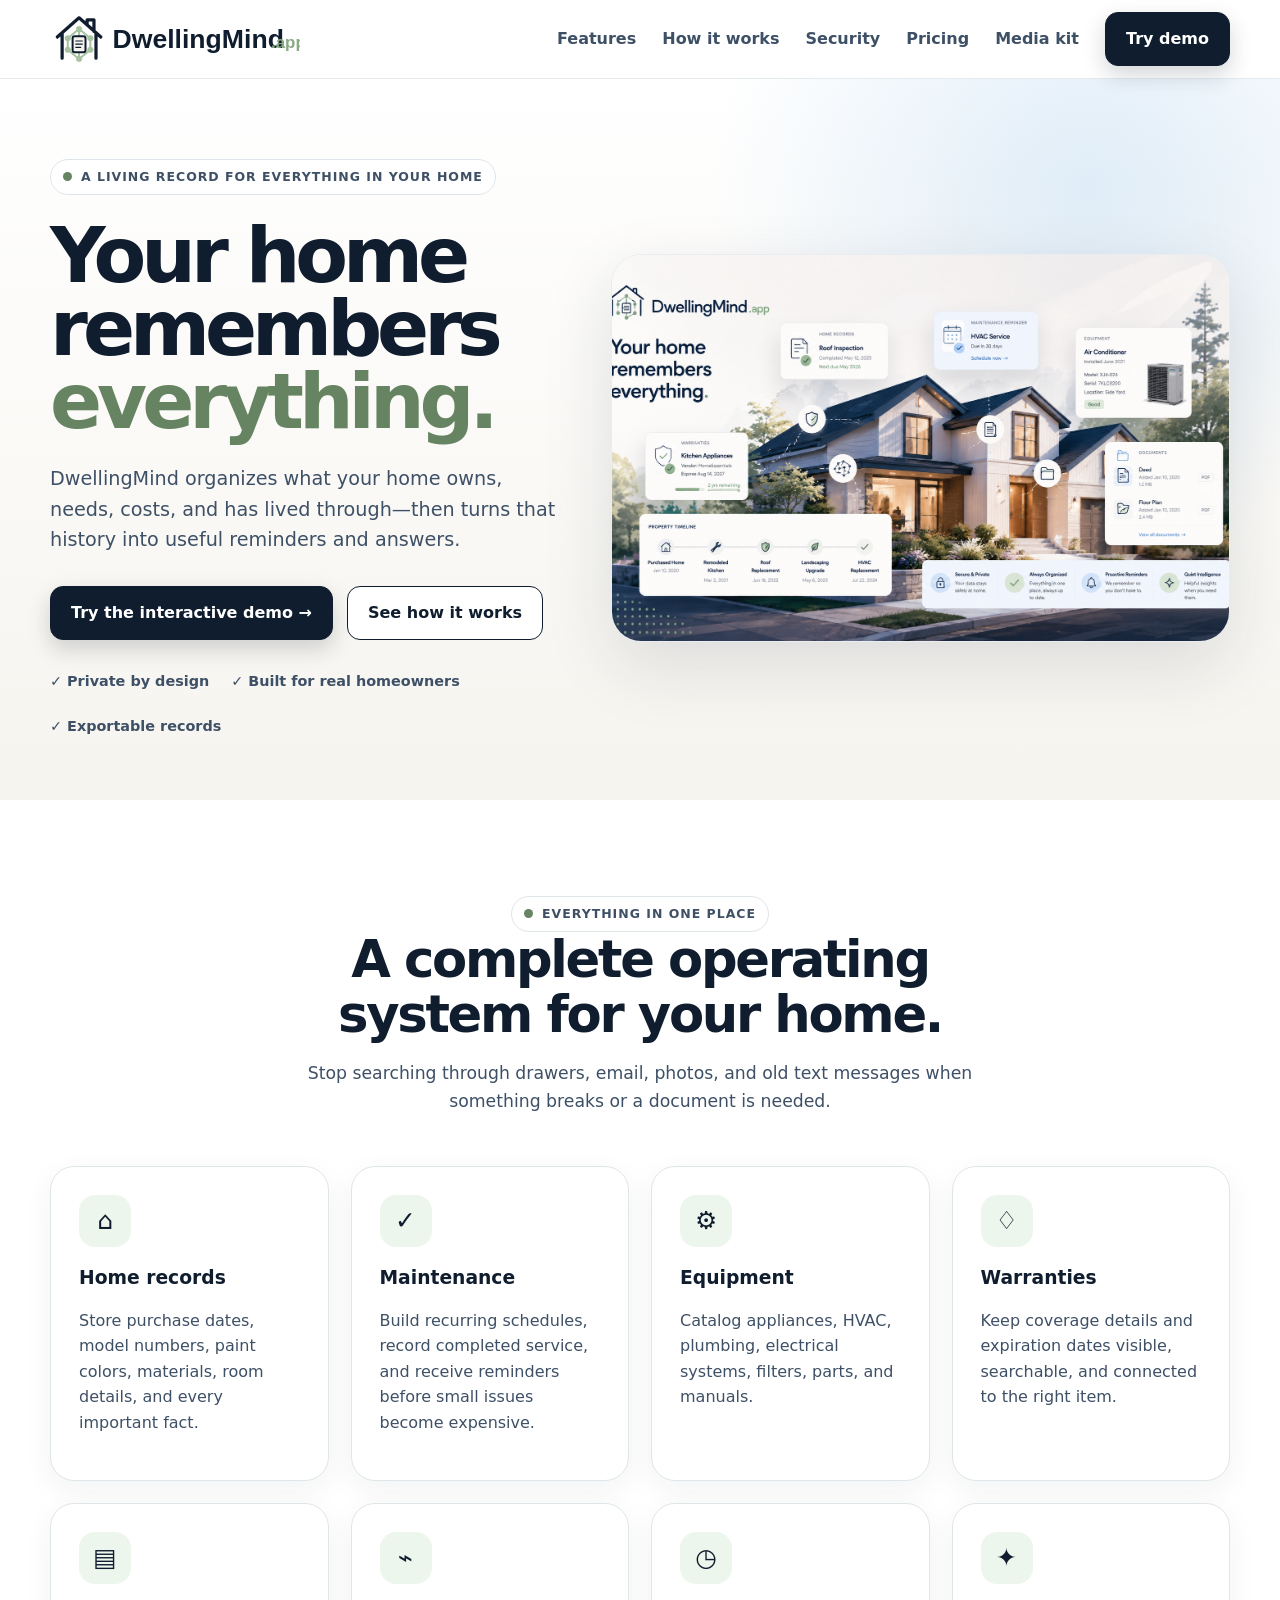
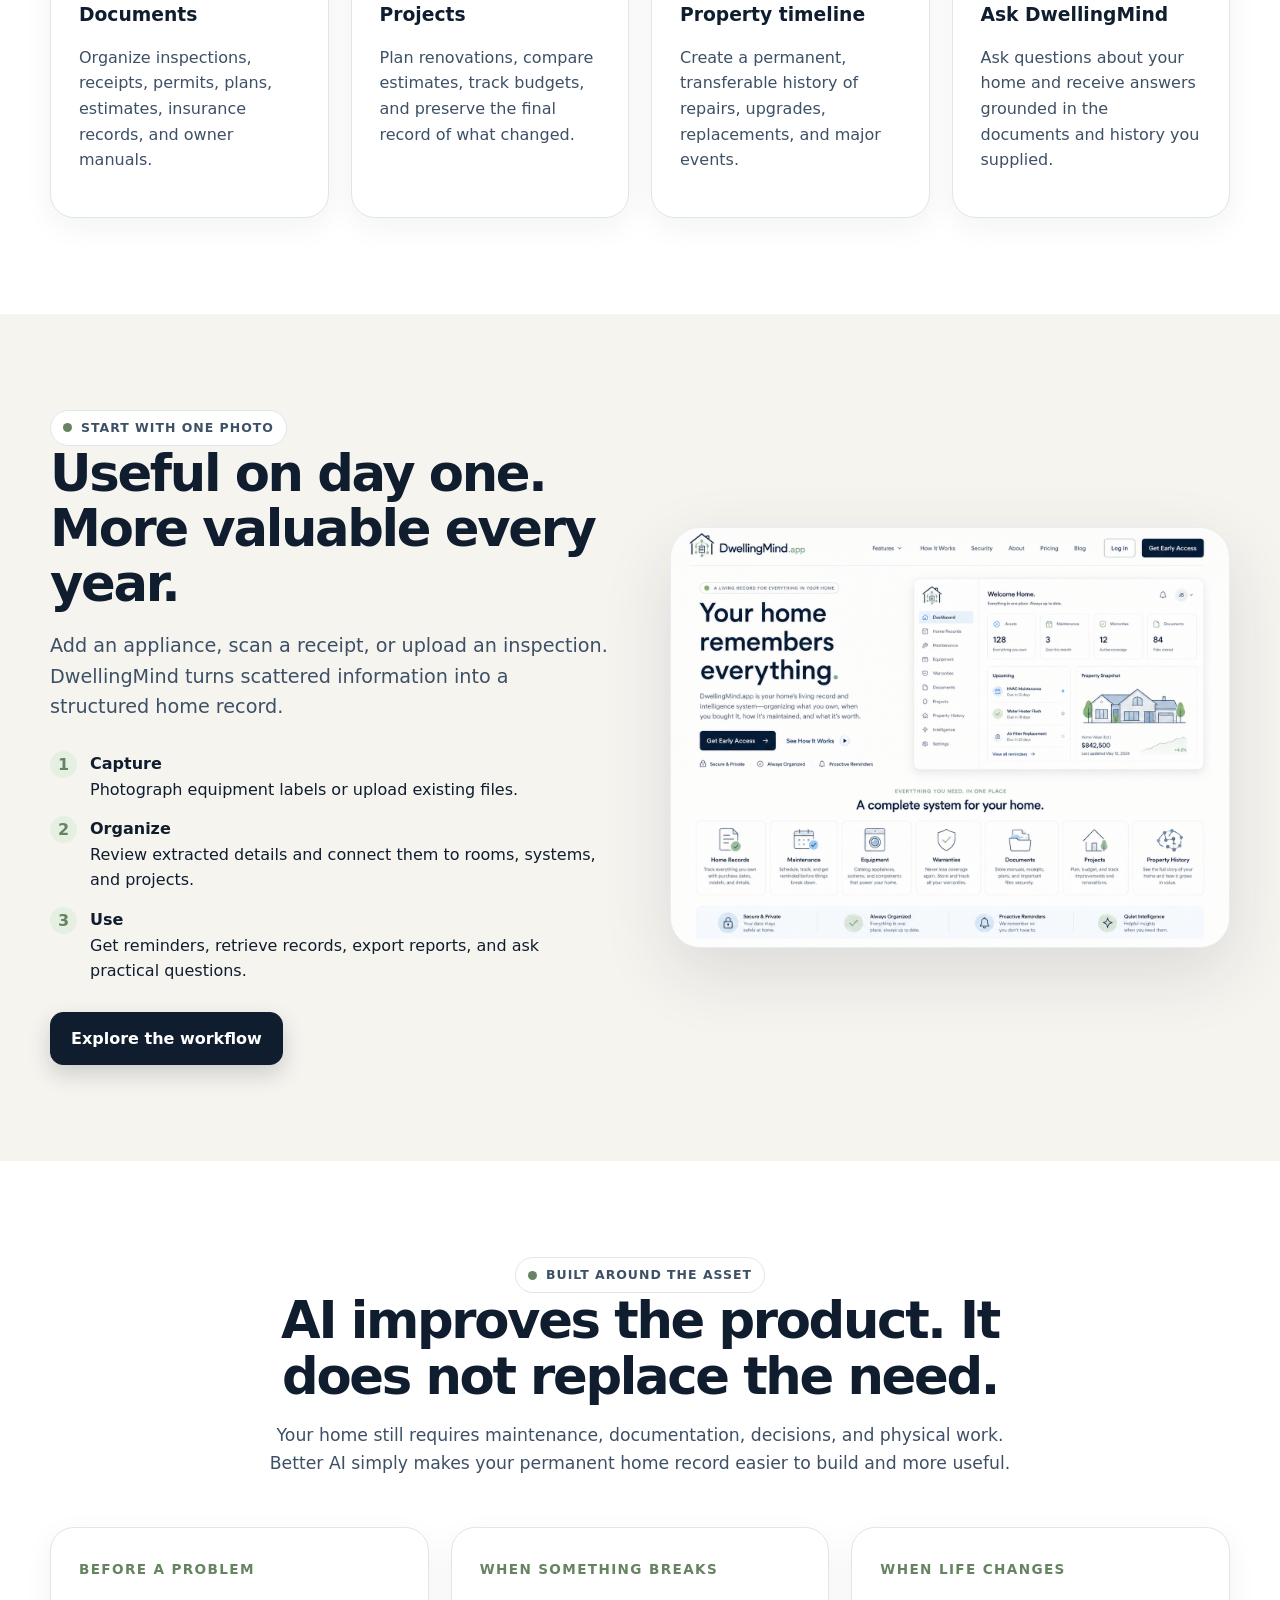
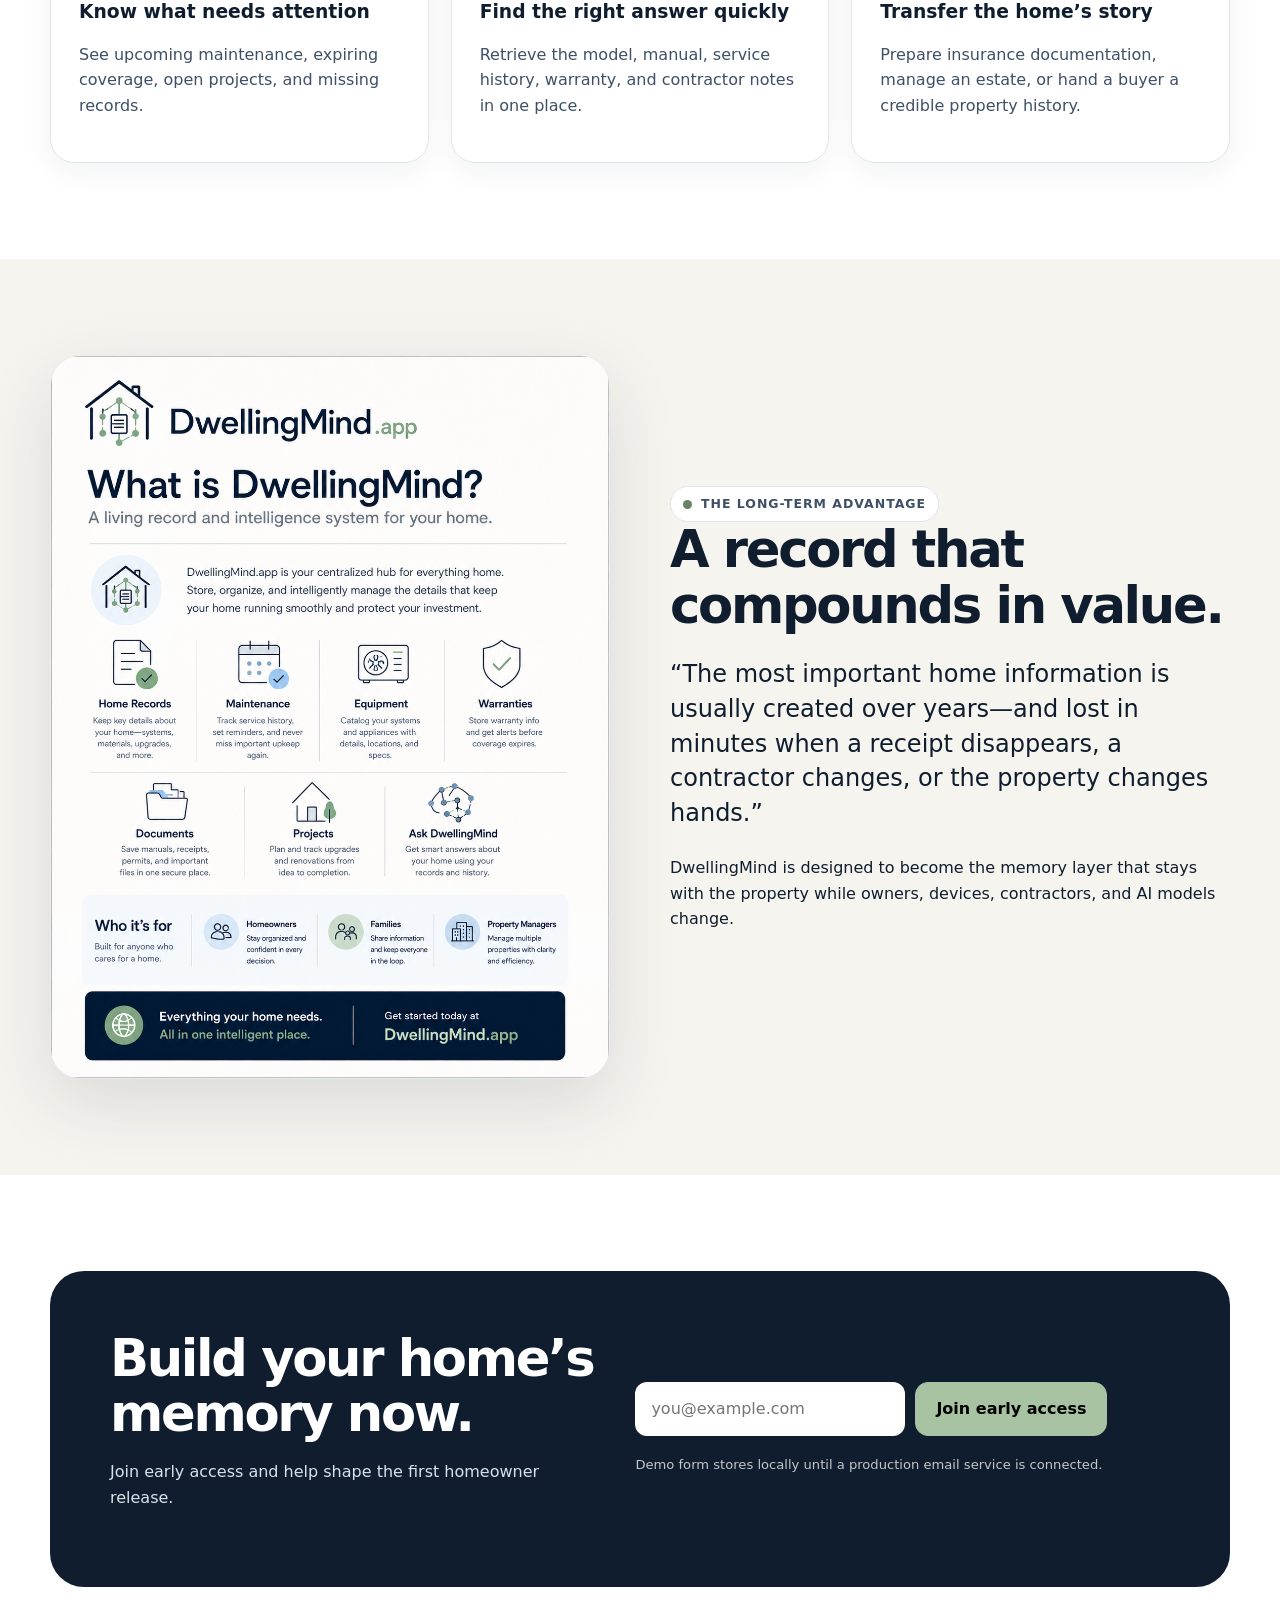
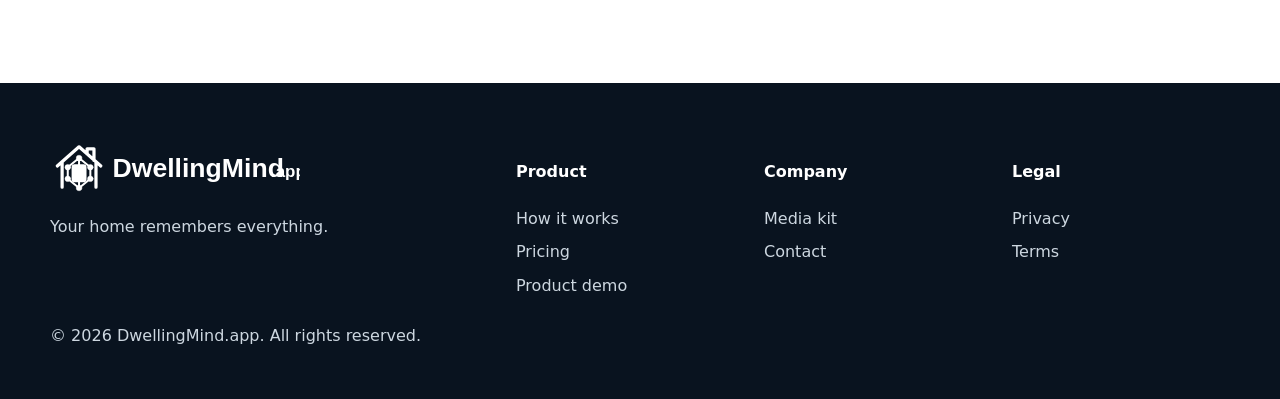
<file: index.html>
<!doctype html><html lang="en"><head><meta charset="utf-8"><meta name="viewport" content="width=device-width,initial-scale=1"><title>DwellingMind.app — Your home remembers everything</title><meta name="description" content="The living record and intelligence system for your home. Organize equipment, maintenance, warranties, documents, projects, and property history."><meta property="og:title" content="DwellingMind.app"><meta property="og:description" content="Your home remembers everything."><meta property="og:image" content="https://dwellingmind.app/assets/images/social-share.png"><meta property="og:url" content="https://dwellingmind.app/"><meta name="twitter:card" content="summary_large_image"><link rel="canonical" href="https://dwellingmind.app/"><link rel="icon" href="/assets/icon.svg"><link rel="manifest" href="/site.webmanifest"><link rel="stylesheet" href="/assets/styles.css"><script defer src="/assets/common.js"></script><script defer src="/assets/site.js"></script><script type="application/ld+json">{"@context":"https://schema.org","@type":"SoftwareApplication","name":"DwellingMind","applicationCategory":"LifestyleApplication","operatingSystem":"Web","description":"A living record and intelligence system for your home.","url":"https://dwellingmind.app"}</script></head><body><div data-header></div>
<main><section class="hero"><div class="container hero-grid"><div><span class="eyebrow">A living record for everything in your home</span><h1>Your home remembers <span class="accent">everything.</span></h1><p class="lead">DwellingMind organizes what your home owns, needs, costs, and has lived through—then turns that history into useful reminders and answers.</p><div class="hero-actions"><a class="btn btn-primary" href="/app/">Try the interactive demo →</a><a class="btn btn-secondary" href="#how">See how it works</a></div><div class="trust-row"><span>✓ Private by design</span><span>✓ Built for real homeowners</span><span>✓ Exportable records</span></div></div><div class="hero-card"><img src="/assets/images/home-hero.png" alt="DwellingMind home record and maintenance dashboard concept"></div></div></section>
<section id="features" class="section"><div class="container"><div class="section-head center"><span class="eyebrow">Everything in one place</span><h2>A complete operating system for your home.</h2><p>Stop searching through drawers, email, photos, and old text messages when something breaks or a document is needed.</p></div><div class="grid features"><article class="card"><div class="icon">⌂</div><h3>Home records</h3><p>Store purchase dates, model numbers, paint colors, materials, room details, and every important fact.</p></article><article class="card"><div class="icon">✓</div><h3>Maintenance</h3><p>Build recurring schedules, record completed service, and receive reminders before small issues become expensive.</p></article><article class="card"><div class="icon">⚙</div><h3>Equipment</h3><p>Catalog appliances, HVAC, plumbing, electrical systems, filters, parts, and manuals.</p></article><article class="card"><div class="icon">♢</div><h3>Warranties</h3><p>Keep coverage details and expiration dates visible, searchable, and connected to the right item.</p></article><article class="card"><div class="icon">▤</div><h3>Documents</h3><p>Organize inspections, receipts, permits, plans, estimates, insurance records, and owner manuals.</p></article><article class="card"><div class="icon">⌁</div><h3>Projects</h3><p>Plan renovations, compare estimates, track budgets, and preserve the final record of what changed.</p></article><article class="card"><div class="icon">◷</div><h3>Property timeline</h3><p>Create a permanent, transferable history of repairs, upgrades, replacements, and major events.</p></article><article class="card"><div class="icon">✦</div><h3>Ask DwellingMind</h3><p>Ask questions about your home and receive answers grounded in the documents and history you supplied.</p></article></div></div></section>
<section id="how" class="section section-soft"><div class="container split"><div><span class="eyebrow">Start with one photo</span><h2>Useful on day one. More valuable every year.</h2><p class="lead">Add an appliance, scan a receipt, or upload an inspection. DwellingMind turns scattered information into a structured home record.</p><div class="check-list"><div class="check"><b>1</b><div><strong>Capture</strong><br>Photograph equipment labels or upload existing files.</div></div><div class="check"><b>2</b><div><strong>Organize</strong><br>Review extracted details and connect them to rooms, systems, and projects.</div></div><div class="check"><b>3</b><div><strong>Use</strong><br>Get reminders, retrieve records, export reports, and ask practical questions.</div></div></div><a class="btn btn-primary" href="/how-it-works.html">Explore the workflow</a></div><img class="hero-card" src="/assets/images/site-concept.png" alt="DwellingMind website and dashboard concept"></div></section>
<section class="section"><div class="container"><div class="section-head center"><span class="eyebrow">Built around the asset</span><h2>AI improves the product. It does not replace the need.</h2><p>Your home still requires maintenance, documentation, decisions, and physical work. Better AI simply makes your permanent home record easier to build and more useful.</p></div><div class="grid steps"><div class="card"><span class="step-num">BEFORE A PROBLEM</span><h3>Know what needs attention</h3><p>See upcoming maintenance, expiring coverage, open projects, and missing records.</p></div><div class="card"><span class="step-num">WHEN SOMETHING BREAKS</span><h3>Find the right answer quickly</h3><p>Retrieve the model, manual, service history, warranty, and contractor notes in one place.</p></div><div class="card"><span class="step-num">WHEN LIFE CHANGES</span><h3>Transfer the home’s story</h3><p>Prepare insurance documentation, manage an estate, or hand a buyer a credible property history.</p></div></div></div></section>
<section class="section section-soft"><div class="container split"><img class="hero-card" src="/assets/images/product-overview.png" alt="DwellingMind product overview"><div><span class="eyebrow">The long-term advantage</span><h2>A record that compounds in value.</h2><p class="quote">“The most important home information is usually created over years—and lost in minutes when a receipt disappears, a contractor changes, or the property changes hands.”</p><p>DwellingMind is designed to become the memory layer that stays with the property while owners, devices, contractors, and AI models change.</p></div></div></section>
<section class="section"><div class="container cta"><div><h2>Build your home’s memory now.</h2><p>Join early access and help shape the first homeowner release.</p></div><form class="form" data-lead><input required type="email" placeholder="you@example.com" aria-label="Email"><button class="btn" style="background:var(--sage);border-color:var(--sage)" type="submit">Join early access</button><div class="form-note">Demo form stores locally until a production email service is connected.</div></form></div></section></main><div data-footer></div></body></html>
</file>
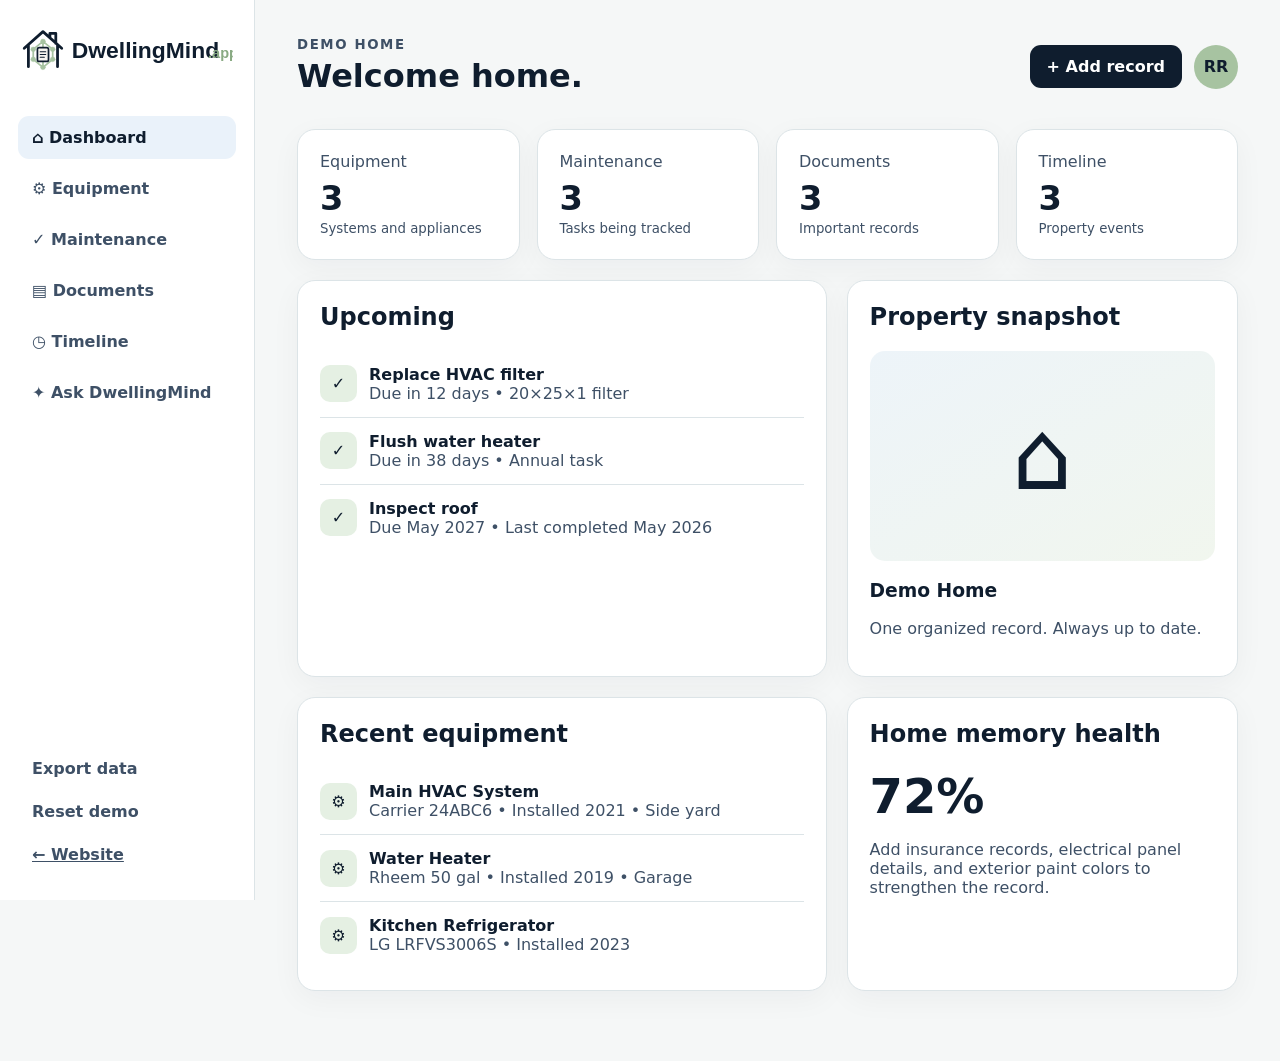
<file: app/index.html>
<!doctype html><html lang="en"><head><meta charset="utf-8"><meta name="viewport" content="width=device-width,initial-scale=1"><title>DwellingMind Product Demo</title><meta name="description" content="Interactive DwellingMind home operating system prototype."><link rel="icon" href="/assets/icon.svg"><link rel="stylesheet" href="/app/app.css"><script defer src="/app/app.js"></script></head><body><div class="shell"><aside class="sidebar"><a href="/"><img src="/assets/logo.svg" alt="DwellingMind"></a><button class="nav-item active" data-view="dashboard">⌂ <span>Dashboard</span></button><button class="nav-item" data-view="equipment">⚙ <span>Equipment</span></button><button class="nav-item" data-view="maintenance">✓ <span>Maintenance</span></button><button class="nav-item" data-view="documents">▤ <span>Documents</span></button><button class="nav-item" data-view="timeline">◷ <span>Timeline</span></button><button class="nav-item" data-view="ask">✦ <span>Ask DwellingMind</span></button><div class="sidebar-foot"><button id="export-btn">Export data</button><button id="reset-btn">Reset demo</button><a href="/">← Website</a></div></aside><main class="main"><header class="topbar"><div><small>DEMO HOME</small><h1>Welcome home.</h1></div><div class="top-actions"><button id="add-btn" class="primary">+ Add record</button><div class="avatar">RR</div></div></header><section id="view"></section></main></div><dialog id="modal"><form method="dialog" id="record-form"><div class="modal-head"><h2>Add a home record</h2><button value="cancel">×</button></div><label>Record type<select name="type"><option value="equipment">Equipment</option><option value="maintenance">Maintenance task</option><option value="document">Document</option><option value="timeline">Timeline event</option></select></label><label>Name<input name="name" required placeholder="e.g. Main HVAC system"></label><label>Details<textarea name="details" placeholder="Model, due date, location, notes..."></textarea></label><div class="modal-actions"><button value="cancel">Cancel</button><button class="primary" value="default">Save record</button></div></form></dialog><div id="toast"></div></body></html>
</file>
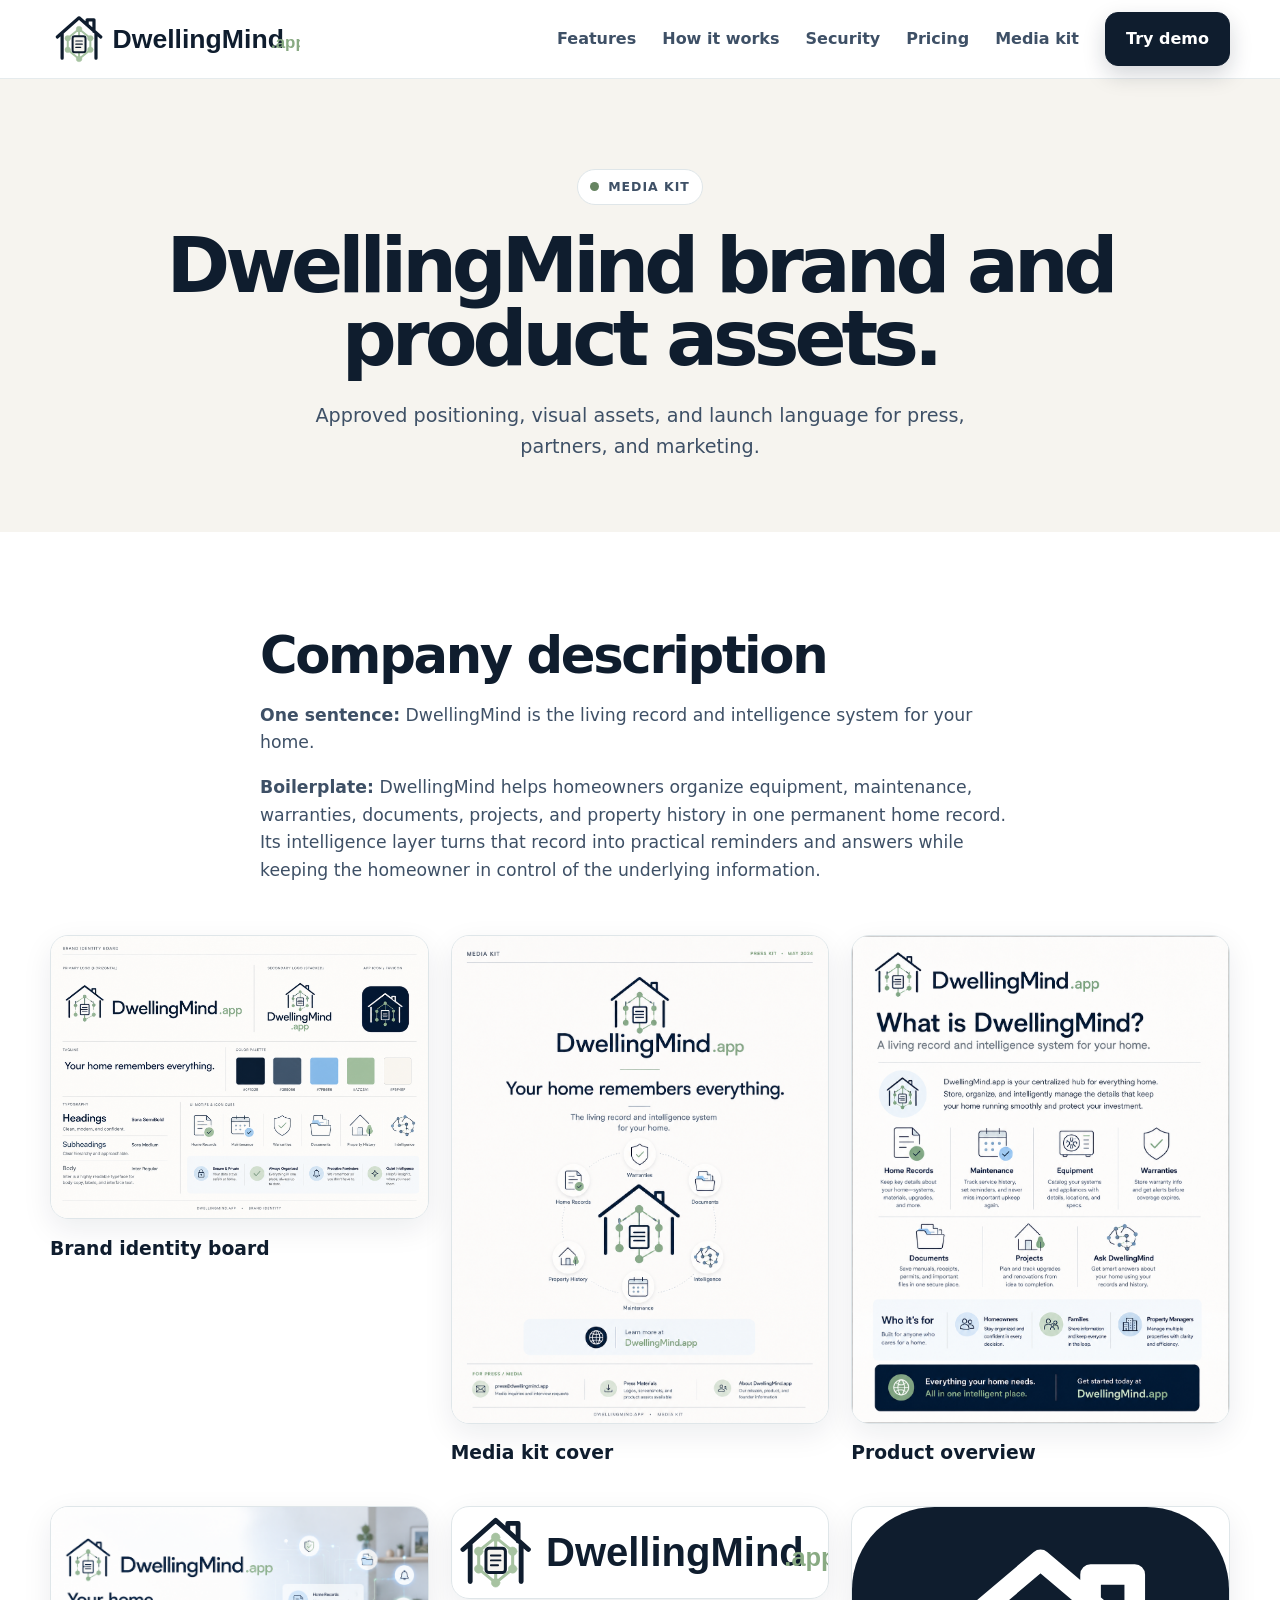
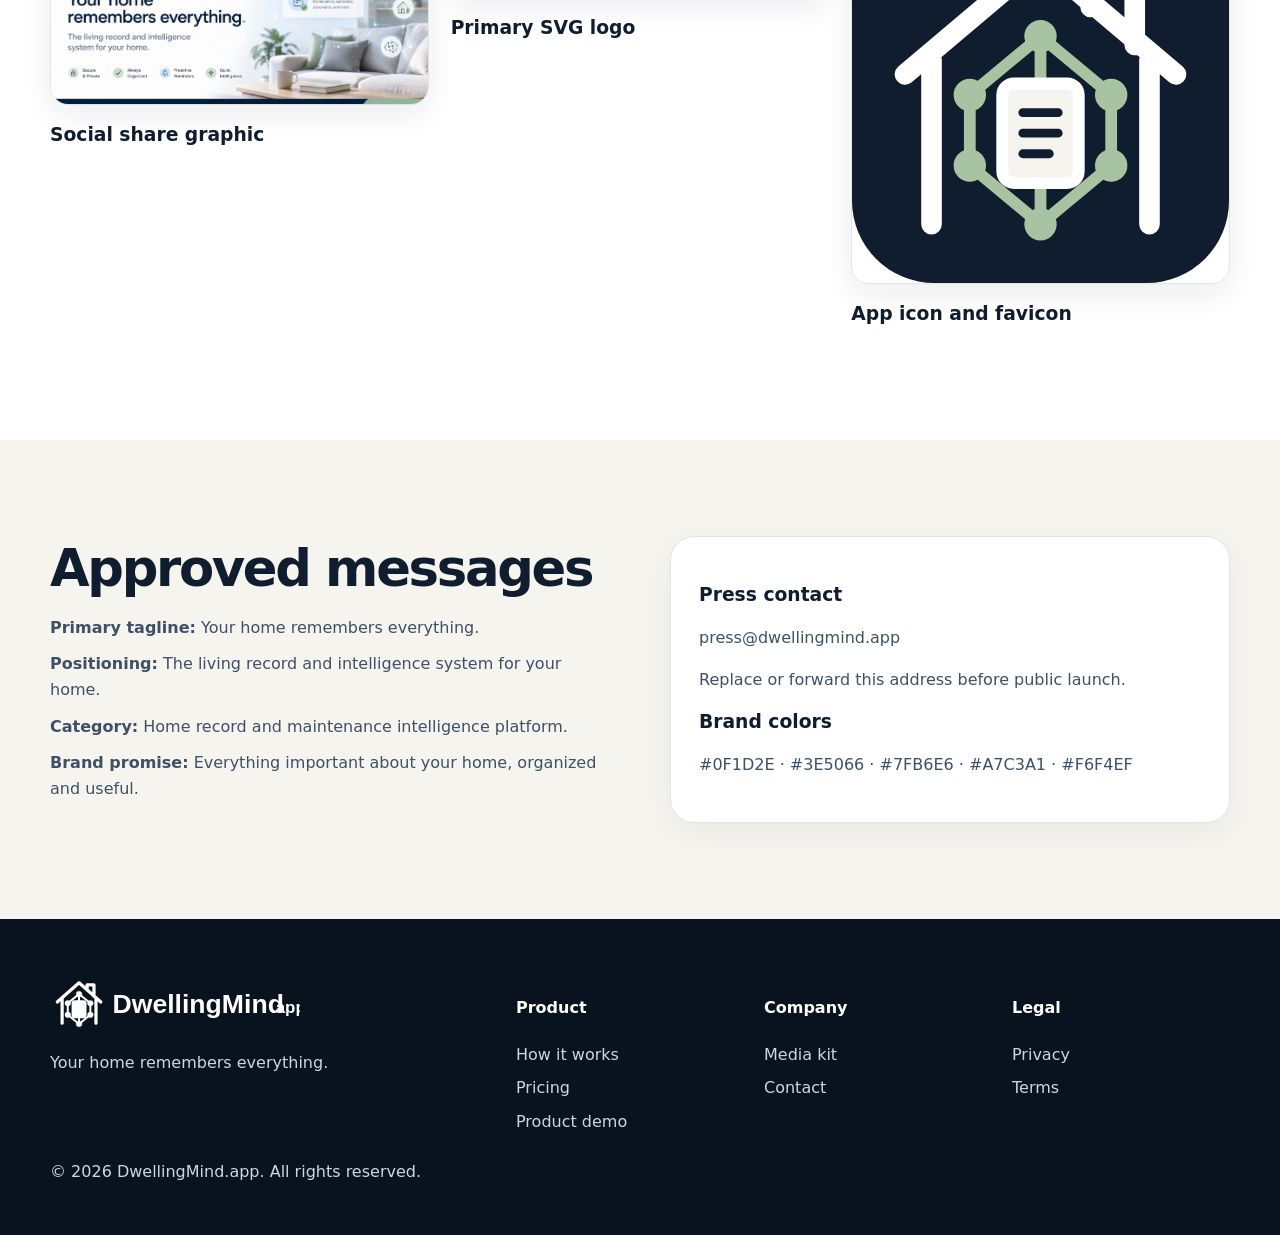
<file: media-kit/index.html>
<!doctype html><html lang="en"><head><meta charset="utf-8"><meta name="viewport" content="width=device-width,initial-scale=1"><title>DwellingMind Media Kit</title><meta name="description" content="DwellingMind logos, product images, positioning, and press information."><link rel="icon" href="/assets/icon.svg"><link rel="stylesheet" href="/assets/styles.css"><script defer src="/assets/common.js"></script><script defer src="/assets/site.js"></script></head><body><div data-header></div><main><section class="mini-hero"><div class="container center"><span class="eyebrow">Media kit</span><h1>DwellingMind brand and product assets.</h1><p class="lead" style="margin:auto">Approved positioning, visual assets, and launch language for press, partners, and marketing.</p></div></section><section class="section"><div class="container"><div class="section-head"><h2>Company description</h2><p><strong>One sentence:</strong> DwellingMind is the living record and intelligence system for your home.</p><p><strong>Boilerplate:</strong> DwellingMind helps homeowners organize equipment, maintenance, warranties, documents, projects, and property history in one permanent home record. Its intelligence layer turns that record into practical reminders and answers while keeping the homeowner in control of the underlying information.</p></div><div class="grid media-grid"><a href="/assets/images/brand-board.png" download><img src="/assets/images/brand-board.png" alt="Brand identity board"><h3>Brand identity board</h3></a><a href="/assets/images/media-kit-cover.png" download><img src="/assets/images/media-kit-cover.png" alt="Media kit cover"><h3>Media kit cover</h3></a><a href="/assets/images/product-overview.png" download><img src="/assets/images/product-overview.png" alt="Product overview"><h3>Product overview</h3></a><a href="/assets/images/social-share.png" download><img src="/assets/images/social-share.png" alt="Social share image"><h3>Social share graphic</h3></a><a href="/assets/logo.svg" download><img src="/assets/logo.svg" alt="DwellingMind logo"><h3>Primary SVG logo</h3></a><a href="/assets/icon.svg" download><img src="/assets/icon.svg" alt="DwellingMind icon"><h3>App icon and favicon</h3></a></div></div></section><section class="section section-soft"><div class="container split"><div><h2>Approved messages</h2><ul class="list"><li><strong>Primary tagline:</strong> Your home remembers everything.</li><li><strong>Positioning:</strong> The living record and intelligence system for your home.</li><li><strong>Category:</strong> Home record and maintenance intelligence platform.</li><li><strong>Brand promise:</strong> Everything important about your home, organized and useful.</li></ul></div><div class="card"><h3>Press contact</h3><p>press@dwellingmind.app</p><p class="muted">Replace or forward this address before public launch.</p><h3>Brand colors</h3><p>#0F1D2E · #3E5066 · #7FB6E6 · #A7C3A1 · #F6F4EF</p></div></div></section></main><div data-footer></div></body></html>
</file>
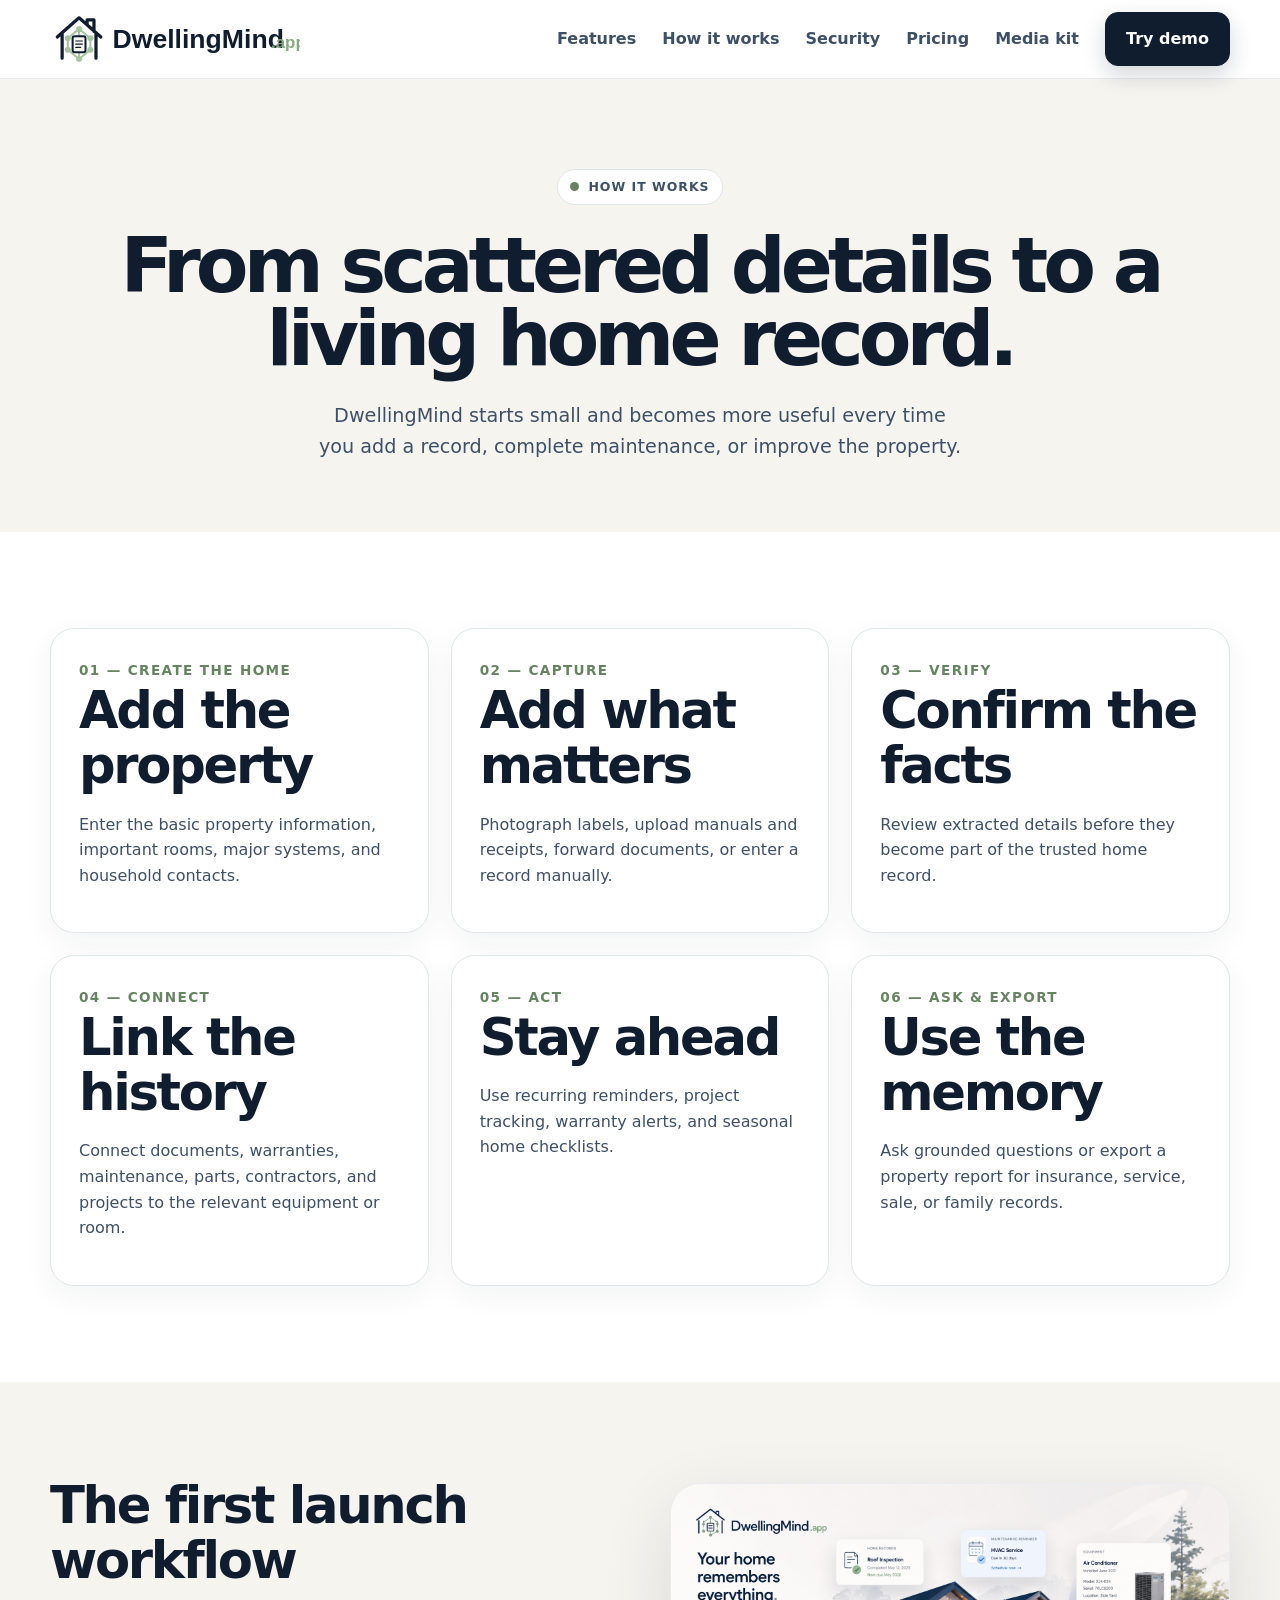
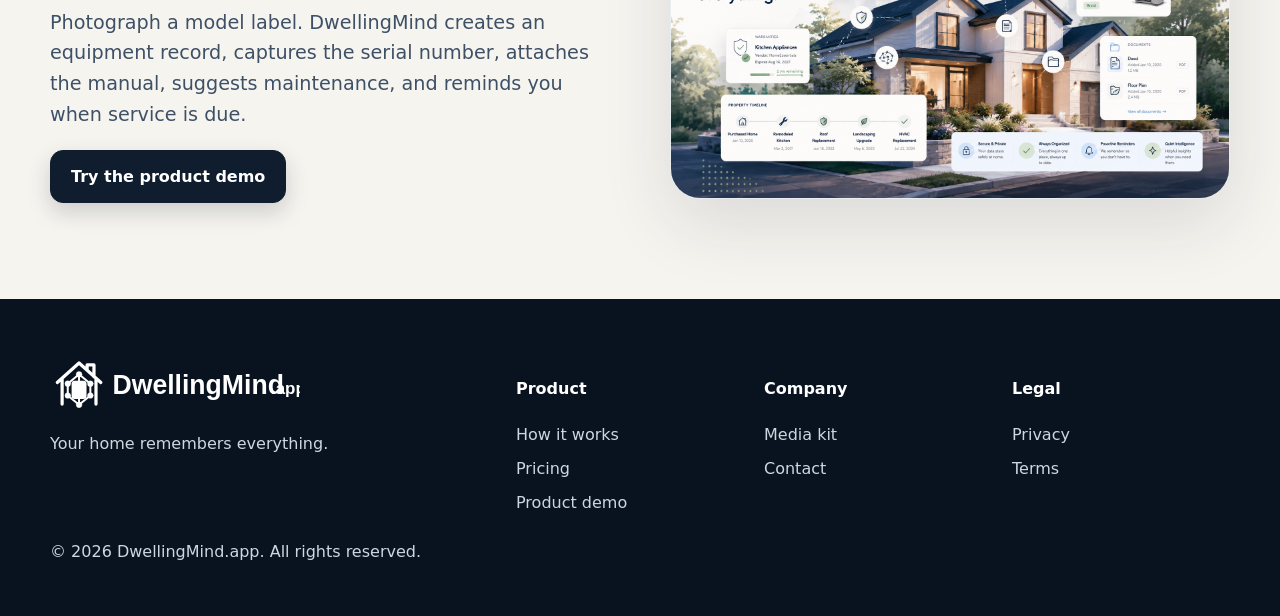
<file: how-it-works.html>
<!doctype html><html lang="en"><head><meta charset="utf-8"><meta name="viewport" content="width=device-width,initial-scale=1"><title>How DwellingMind Works</title><meta name="description" content="See how DwellingMind captures, organizes, and uses your home's records."><link rel="icon" href="/assets/icon.svg"><link rel="stylesheet" href="/assets/styles.css"><script defer src="/assets/common.js"></script><script defer src="/assets/site.js"></script></head><body><div data-header></div><main><section class="mini-hero"><div class="container center"><span class="eyebrow">How it works</span><h1>From scattered details to a living home record.</h1><p class="lead" style="margin:auto">DwellingMind starts small and becomes more useful every time you add a record, complete maintenance, or improve the property.</p></div></section><section class="section"><div class="container grid steps"><article class="card"><span class="step-num">01 — CREATE THE HOME</span><h2>Add the property</h2><p>Enter the basic property information, important rooms, major systems, and household contacts.</p></article><article class="card"><span class="step-num">02 — CAPTURE</span><h2>Add what matters</h2><p>Photograph labels, upload manuals and receipts, forward documents, or enter a record manually.</p></article><article class="card"><span class="step-num">03 — VERIFY</span><h2>Confirm the facts</h2><p>Review extracted details before they become part of the trusted home record.</p></article><article class="card"><span class="step-num">04 — CONNECT</span><h2>Link the history</h2><p>Connect documents, warranties, maintenance, parts, contractors, and projects to the relevant equipment or room.</p></article><article class="card"><span class="step-num">05 — ACT</span><h2>Stay ahead</h2><p>Use recurring reminders, project tracking, warranty alerts, and seasonal home checklists.</p></article><article class="card"><span class="step-num">06 — ASK & EXPORT</span><h2>Use the memory</h2><p>Ask grounded questions or export a property report for insurance, service, sale, or family records.</p></article></div></section><section class="section section-soft"><div class="container split"><div><h2>The first launch workflow</h2><p class="lead">Photograph a model label. DwellingMind creates an equipment record, captures the serial number, attaches the manual, suggests maintenance, and reminds you when service is due.</p><a class="btn btn-primary" href="/app/">Try the product demo</a></div><img class="hero-card" src="/assets/images/home-hero.png" alt="Home intelligence workflow"></div></section></main><div data-footer></div></body></html>
</file>
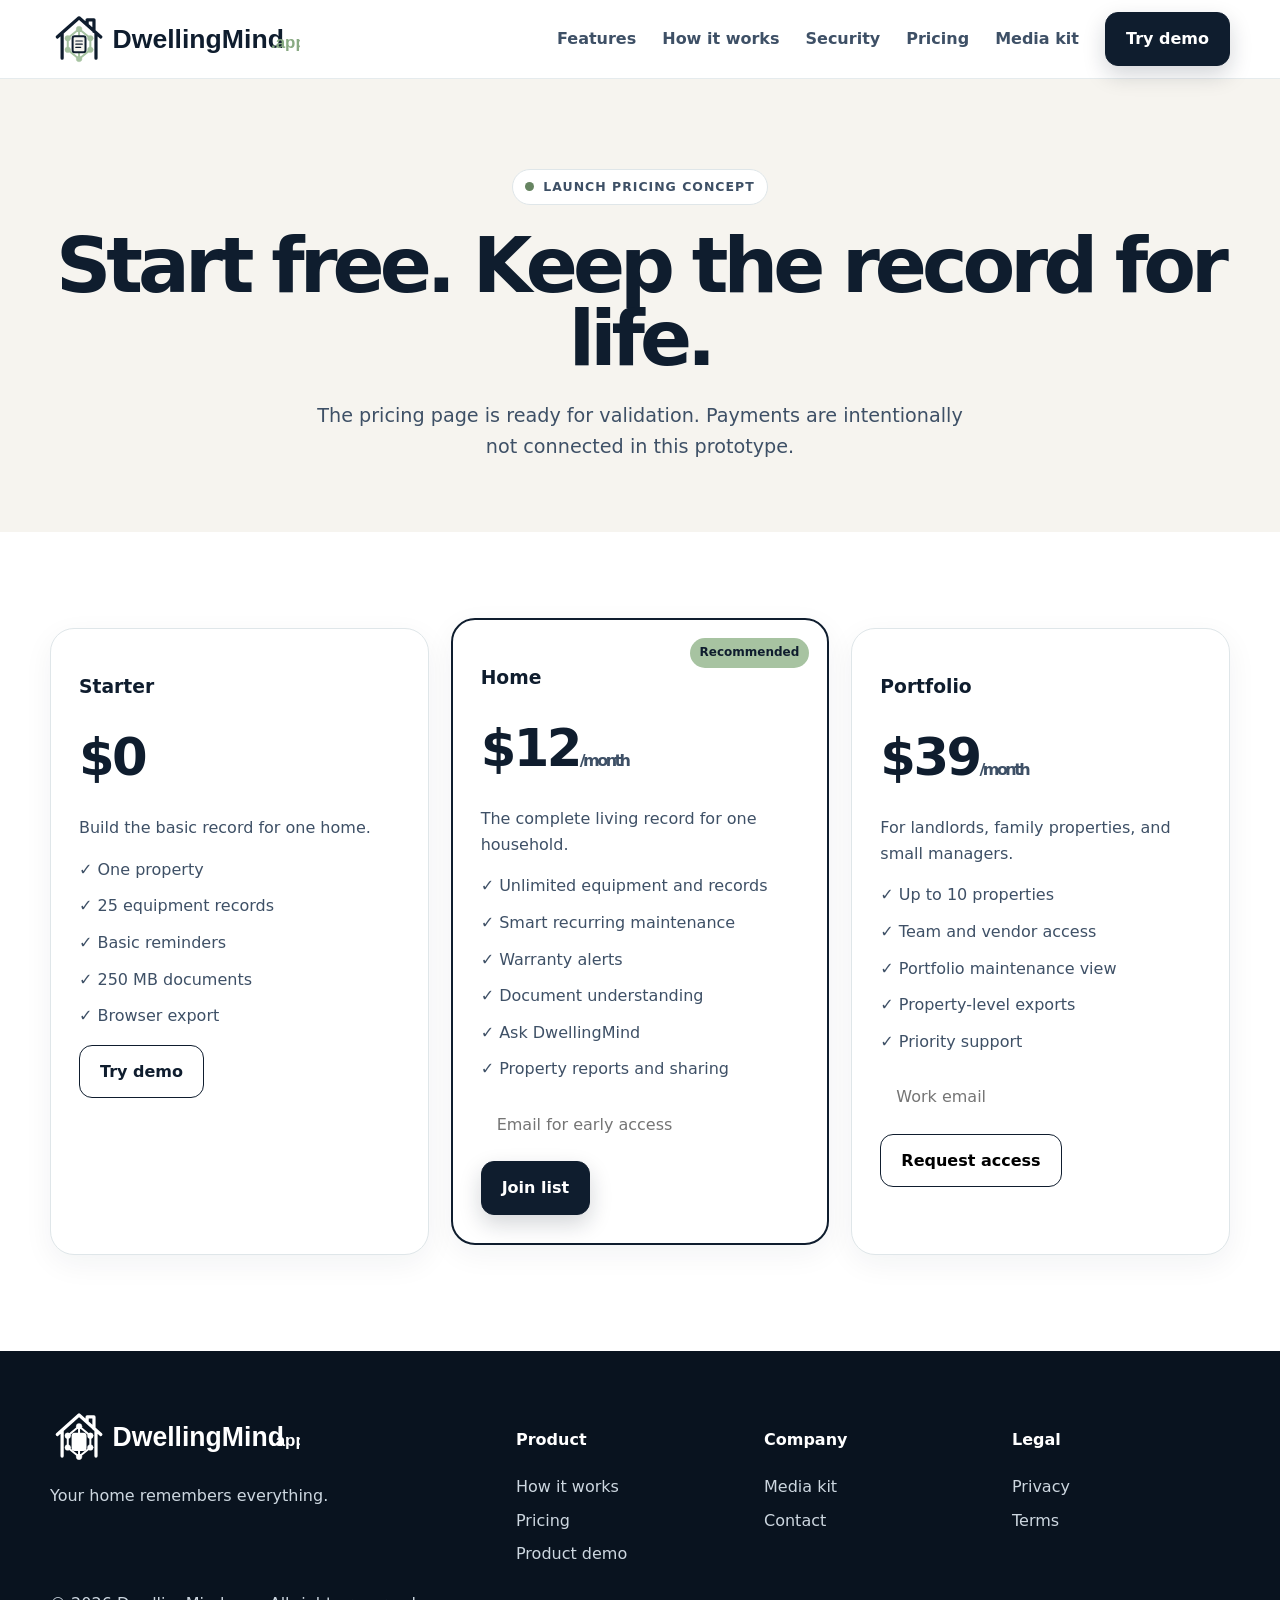
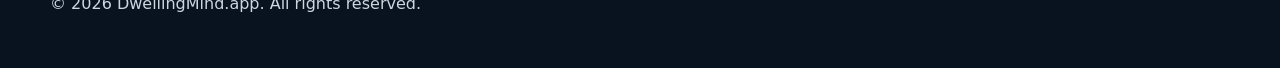
<file: pricing.html>
<!doctype html><html lang="en"><head><meta charset="utf-8"><meta name="viewport" content="width=device-width,initial-scale=1"><title>DwellingMind Pricing</title><meta name="description" content="Simple pricing for homeowners and property managers."><link rel="icon" href="/assets/icon.svg"><link rel="stylesheet" href="/assets/styles.css"><script defer src="/assets/common.js"></script><script defer src="/assets/site.js"></script></head><body><div data-header></div><main><section class="mini-hero"><div class="container center"><span class="eyebrow">Launch pricing concept</span><h1>Start free. Keep the record for life.</h1><p class="lead" style="margin:auto">The pricing page is ready for validation. Payments are intentionally not connected in this prototype.</p></div></section><section class="section"><div class="container grid pricing"><article class="card price-card"><h3>Starter</h3><div class="price">$0</div><p>Build the basic record for one home.</p><ul class="list"><li>✓ One property</li><li>✓ 25 equipment records</li><li>✓ Basic reminders</li><li>✓ 250 MB documents</li><li>✓ Browser export</li></ul><a class="btn btn-secondary" href="/app/">Try demo</a></article><article class="card price-card featured"><span class="badge">Recommended</span><h3>Home</h3><div class="price">$12<small>/month</small></div><p>The complete living record for one household.</p><ul class="list"><li>✓ Unlimited equipment and records</li><li>✓ Smart recurring maintenance</li><li>✓ Warranty alerts</li><li>✓ Document understanding</li><li>✓ Ask DwellingMind</li><li>✓ Property reports and sharing</li></ul><form data-lead class="form"><input required type="email" placeholder="Email for early access"><button class="btn btn-primary">Join list</button></form></article><article class="card price-card"><h3>Portfolio</h3><div class="price">$39<small>/month</small></div><p>For landlords, family properties, and small managers.</p><ul class="list"><li>✓ Up to 10 properties</li><li>✓ Team and vendor access</li><li>✓ Portfolio maintenance view</li><li>✓ Property-level exports</li><li>✓ Priority support</li></ul><form data-lead class="form"><input required type="email" placeholder="Work email"><button class="btn btn-secondary">Request access</button></form></article></div></section></main><div data-footer></div></body></html>
</file>
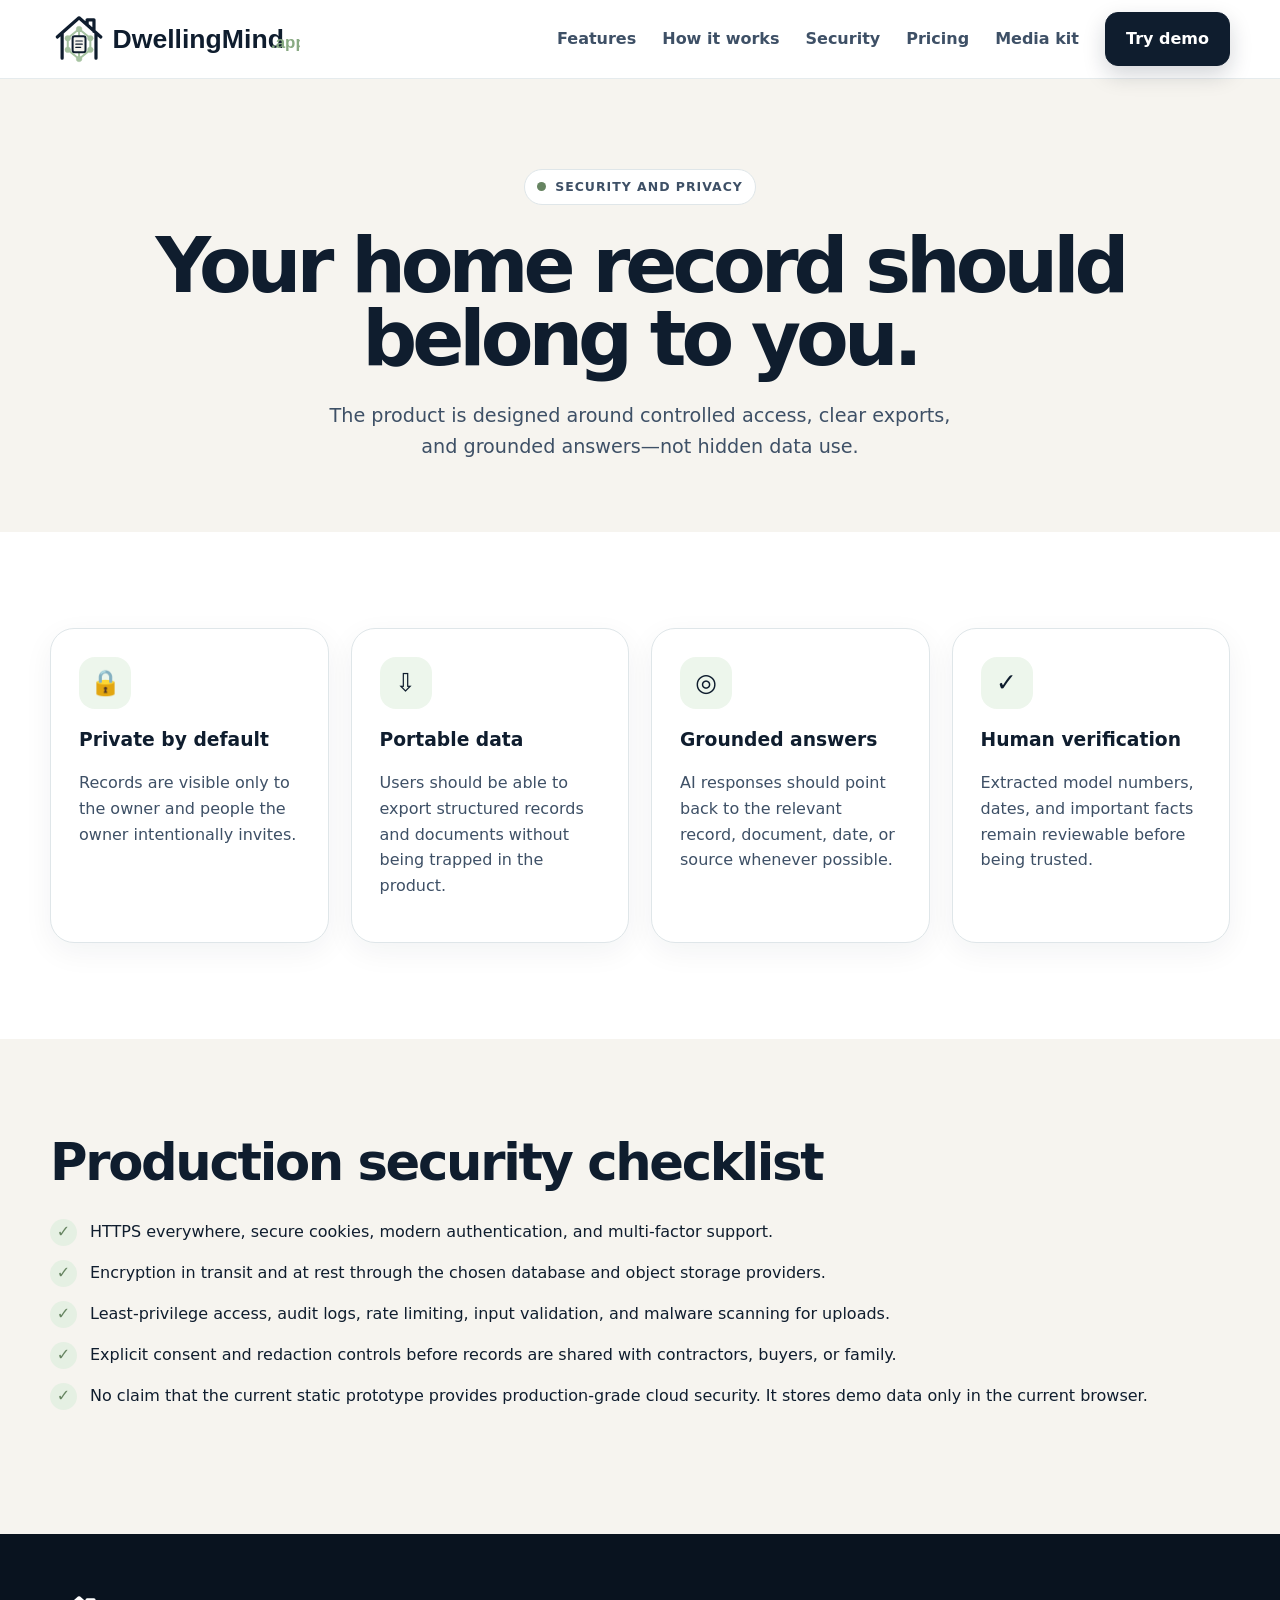
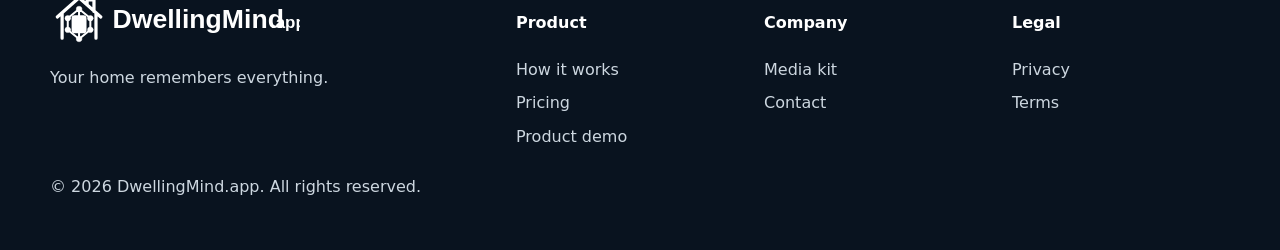
<file: security.html>
<!doctype html><html lang="en"><head><meta charset="utf-8"><meta name="viewport" content="width=device-width,initial-scale=1"><title>DwellingMind Security & Privacy</title><meta name="description" content="Privacy and security principles for DwellingMind."><link rel="icon" href="/assets/icon.svg"><link rel="stylesheet" href="/assets/styles.css"><script defer src="/assets/common.js"></script><script defer src="/assets/site.js"></script></head><body><div data-header></div><main><section class="mini-hero"><div class="container center"><span class="eyebrow">Security and privacy</span><h1>Your home record should belong to you.</h1><p class="lead" style="margin:auto">The product is designed around controlled access, clear exports, and grounded answers—not hidden data use.</p></div></section><section class="section"><div class="container grid features"><article class="card"><div class="icon">🔒</div><h3>Private by default</h3><p>Records are visible only to the owner and people the owner intentionally invites.</p></article><article class="card"><div class="icon">⇩</div><h3>Portable data</h3><p>Users should be able to export structured records and documents without being trapped in the product.</p></article><article class="card"><div class="icon">◎</div><h3>Grounded answers</h3><p>AI responses should point back to the relevant record, document, date, or source whenever possible.</p></article><article class="card"><div class="icon">✓</div><h3>Human verification</h3><p>Extracted model numbers, dates, and important facts remain reviewable before being trusted.</p></article></div></section><section class="section section-soft"><div class="container"><h2>Production security checklist</h2><div class="check-list"><div class="check"><b>✓</b><div>HTTPS everywhere, secure cookies, modern authentication, and multi-factor support.</div></div><div class="check"><b>✓</b><div>Encryption in transit and at rest through the chosen database and object storage providers.</div></div><div class="check"><b>✓</b><div>Least-privilege access, audit logs, rate limiting, input validation, and malware scanning for uploads.</div></div><div class="check"><b>✓</b><div>Explicit consent and redaction controls before records are shared with contractors, buyers, or family.</div></div><div class="check"><b>✓</b><div>No claim that the current static prototype provides production-grade cloud security. It stores demo data only in the current browser.</div></div></div></div></section></main><div data-footer></div></body></html>
</file>
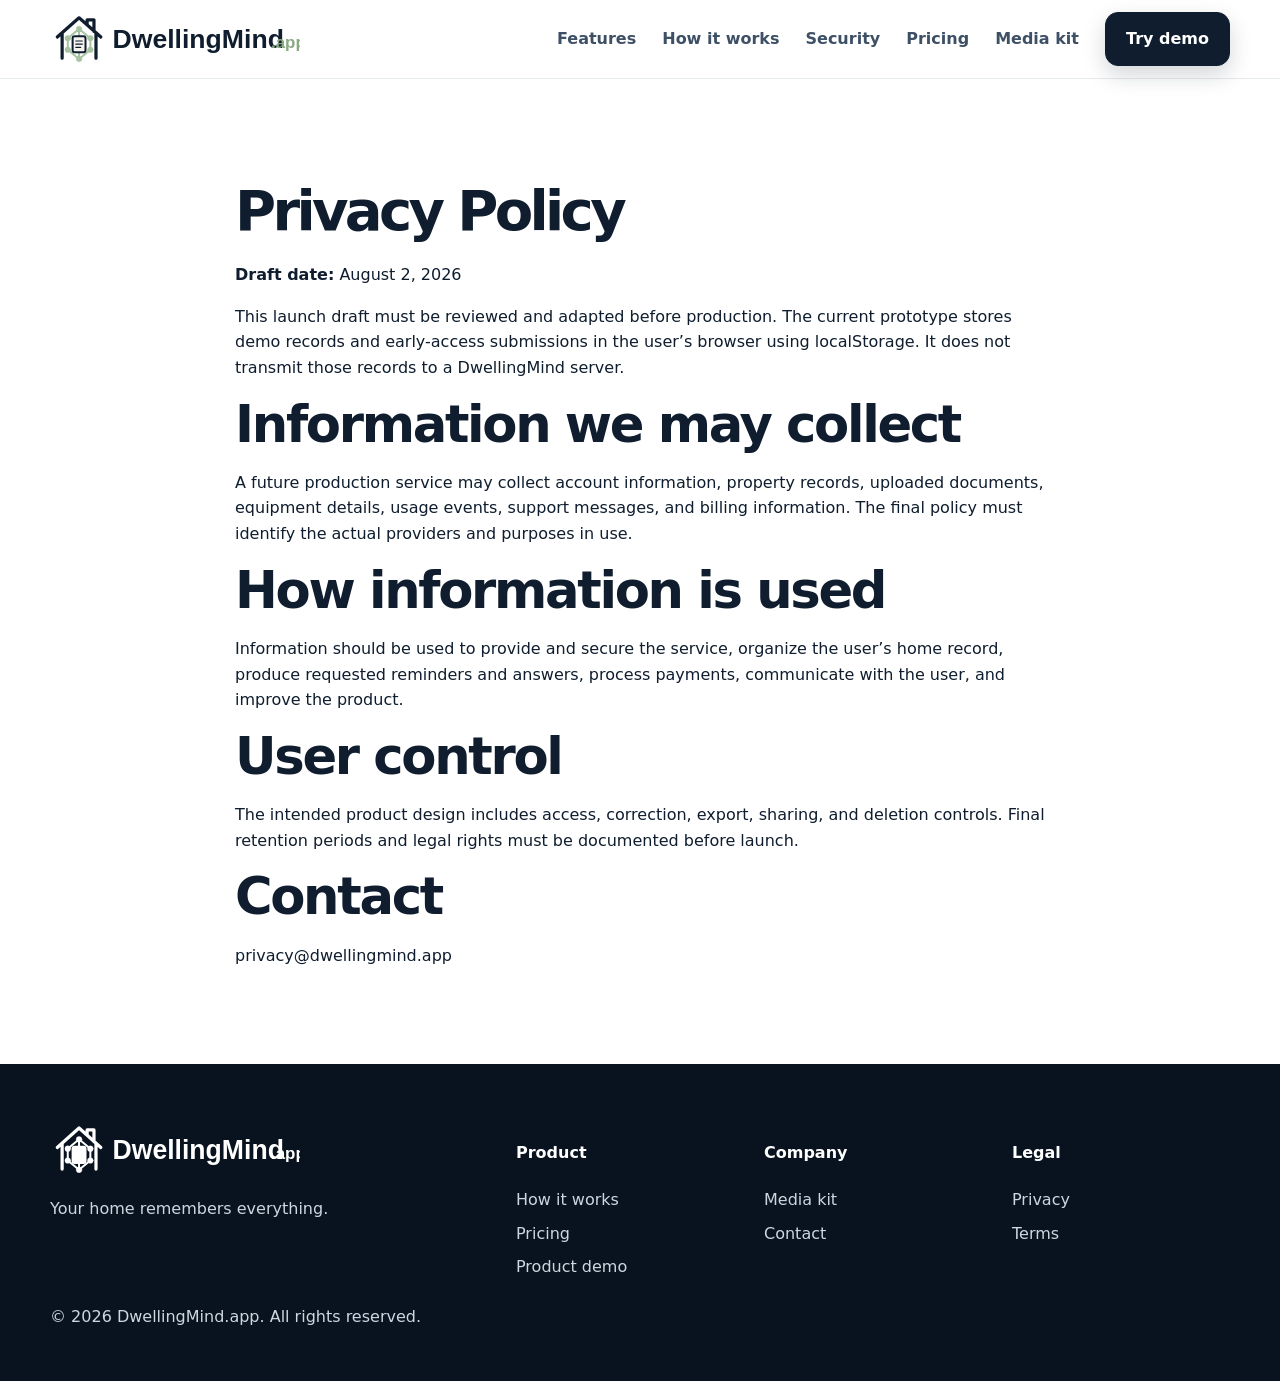
<file: legal/privacy.html>
<!doctype html><html lang="en"><head><meta charset="utf-8"><meta name="viewport" content="width=device-width,initial-scale=1"><title>Privacy Policy — DwellingMind</title><link rel="stylesheet" href="/assets/styles.css"><script defer src="/assets/common.js"></script></head><body><div data-header></div><main class="legal"><h1>Privacy Policy</h1><p><strong>Draft date:</strong> August 2, 2026</p><p>This launch draft must be reviewed and adapted before production. The current prototype stores demo records and early-access submissions in the user’s browser using localStorage. It does not transmit those records to a DwellingMind server.</p><h2>Information we may collect</h2><p>A future production service may collect account information, property records, uploaded documents, equipment details, usage events, support messages, and billing information. The final policy must identify the actual providers and purposes in use.</p><h2>How information is used</h2><p>Information should be used to provide and secure the service, organize the user’s home record, produce requested reminders and answers, process payments, communicate with the user, and improve the product.</p><h2>User control</h2><p>The intended product design includes access, correction, export, sharing, and deletion controls. Final retention periods and legal rights must be documented before launch.</p><h2>Contact</h2><p>privacy@dwellingmind.app</p></main><div data-footer></div></body></html>
</file>
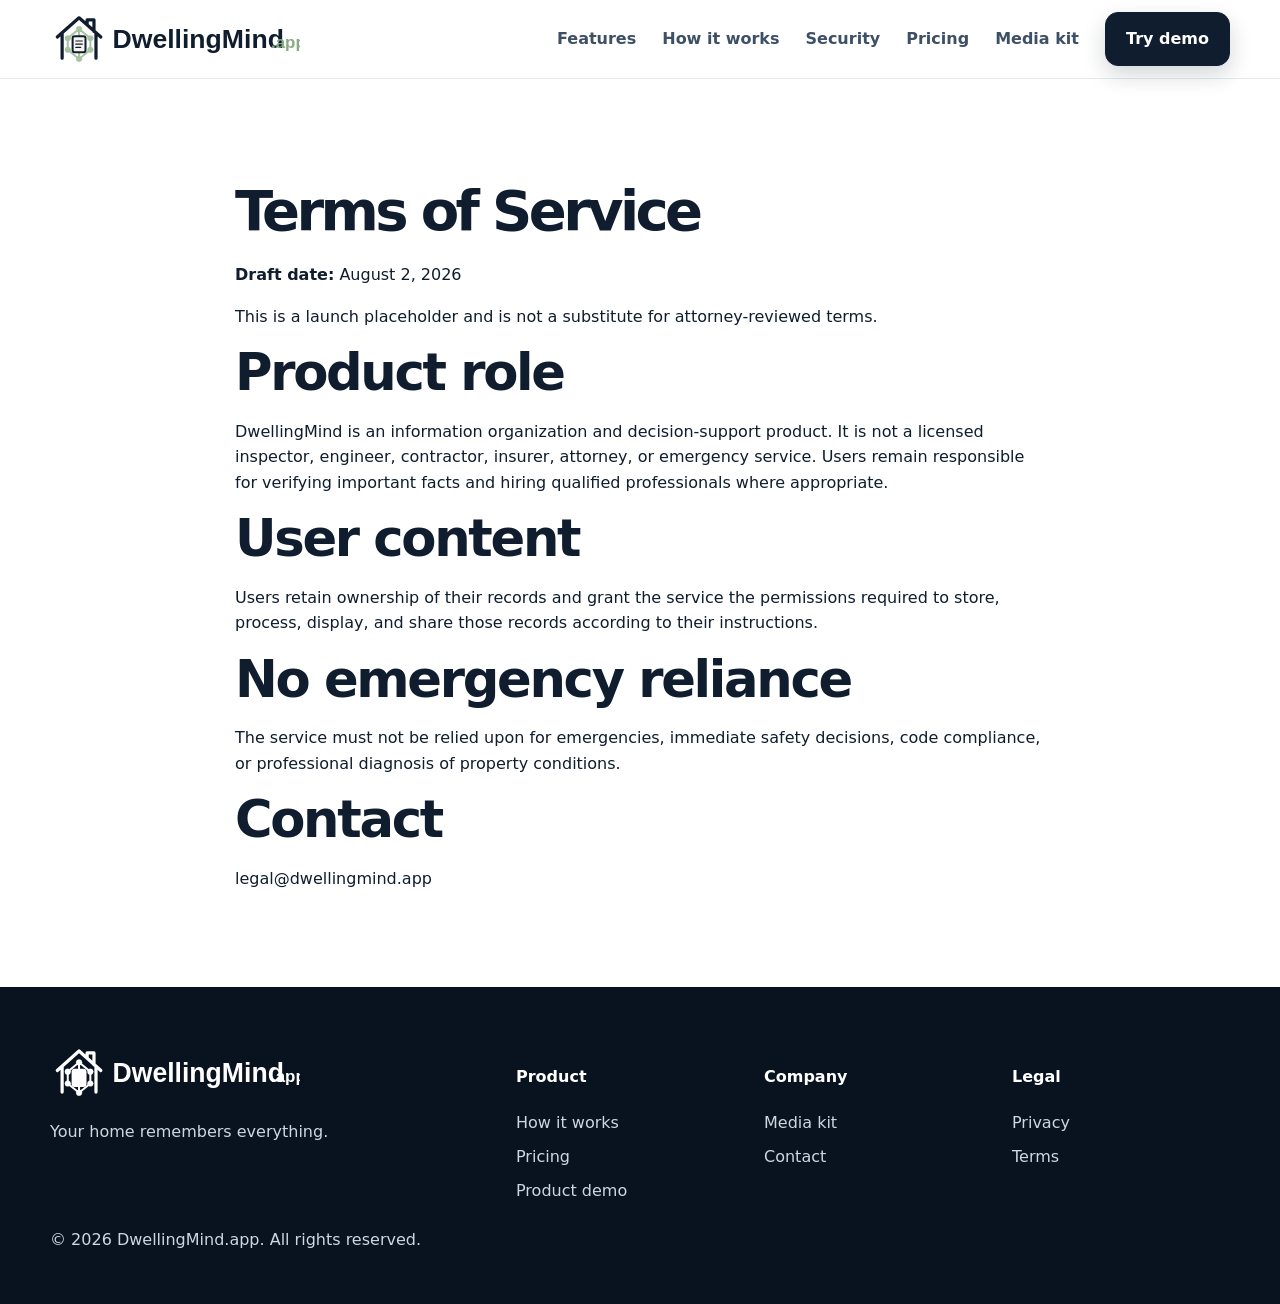
<file: legal/terms.html>
<!doctype html><html lang="en"><head><meta charset="utf-8"><meta name="viewport" content="width=device-width,initial-scale=1"><title>Terms of Service — DwellingMind</title><link rel="stylesheet" href="/assets/styles.css"><script defer src="/assets/common.js"></script></head><body><div data-header></div><main class="legal"><h1>Terms of Service</h1><p><strong>Draft date:</strong> August 2, 2026</p><p>This is a launch placeholder and is not a substitute for attorney-reviewed terms.</p><h2>Product role</h2><p>DwellingMind is an information organization and decision-support product. It is not a licensed inspector, engineer, contractor, insurer, attorney, or emergency service. Users remain responsible for verifying important facts and hiring qualified professionals where appropriate.</p><h2>User content</h2><p>Users retain ownership of their records and grant the service the permissions required to store, process, display, and share those records according to their instructions.</p><h2>No emergency reliance</h2><p>The service must not be relied upon for emergencies, immediate safety decisions, code compliance, or professional diagnosis of property conditions.</p><h2>Contact</h2><p>legal@dwellingmind.app</p></main><div data-footer></div></body></html>
</file>
<file: assets/styles.css>
:root{--navy:#0f1d2e;--slate:#3e5066;--blue:#7fb6e6;--sage:#a7c3a1;--sage-dark:#668461;--cream:#f6f4ef;--white:#fff;--line:#dfe6e9;--shadow:0 24px 70px rgba(15,29,46,.12);--radius:24px}*{box-sizing:border-box}html{scroll-behavior:smooth}body{margin:0;font-family:Inter,ui-sans-serif,system-ui,-apple-system,BlinkMacSystemFont,"Segoe UI",sans-serif;color:var(--navy);background:#fff;line-height:1.6}img{max-width:100%;display:block}a{color:inherit;text-decoration:none}button,input,textarea,select{font:inherit}.container{width:min(1180px,calc(100% - 40px));margin:auto}.nav{position:sticky;top:0;z-index:20;background:rgba(255,255,255,.9);backdrop-filter:blur(16px);border-bottom:1px solid rgba(223,230,233,.8)}.nav-inner{height:78px;display:flex;align-items:center;justify-content:space-between;gap:24px}.logo{width:250px;max-width:46vw}.nav-links{display:flex;gap:26px;align-items:center;font-weight:600;color:var(--slate)}.nav-links a:hover{color:var(--navy)}.btn{display:inline-flex;align-items:center;justify-content:center;gap:9px;border-radius:13px;padding:13px 20px;font-weight:750;border:1px solid var(--navy);cursor:pointer;transition:.2s}.btn:hover{transform:translateY(-2px)}.btn-primary{background:var(--navy);color:#fff;box-shadow:0 9px 22px rgba(15,29,46,.18)}.btn-secondary{background:#fff}.hero{padding:80px 0 62px;overflow:hidden;background:radial-gradient(circle at 85% 15%,rgba(127,182,230,.24),transparent 30%),linear-gradient(180deg,#fff,var(--cream))}.hero-grid{display:grid;grid-template-columns:.9fr 1.1fr;align-items:center;gap:54px}.eyebrow{display:inline-flex;gap:9px;align-items:center;border:1px solid var(--line);border-radius:99px;padding:7px 12px;color:var(--slate);font-size:.78rem;font-weight:800;letter-spacing:.08em;text-transform:uppercase;background:#fff}.eyebrow:before{content:"";width:9px;height:9px;border-radius:50%;background:var(--sage-dark)}h1{font-size:clamp(3rem,6vw,5.8rem);line-height:.95;letter-spacing:-.065em;margin:25px 0}h2{font-size:clamp(2.2rem,4vw,3.7rem);line-height:1.08;letter-spacing:-.045em;margin:0 0 18px}h3{line-height:1.2}.lead{font-size:1.2rem;color:var(--slate);max-width:650px}.hero-actions{display:flex;gap:14px;flex-wrap:wrap;margin:30px 0}.trust-row{display:flex;gap:22px;flex-wrap:wrap;color:var(--slate);font-weight:650;font-size:.9rem}.hero-card{border-radius:30px;box-shadow:var(--shadow);overflow:hidden;background:#fff;border:1px solid #e9edef}.hero-card img{aspect-ratio:16/10;object-fit:cover}.section{padding:96px 0}.section-soft{background:var(--cream)}.center{text-align:center}.section-head{max-width:760px;margin:0 auto 50px}.section-head p{color:var(--slate);font-size:1.08rem}.grid{display:grid;gap:22px}.features{grid-template-columns:repeat(4,1fr)}.card{border:1px solid var(--line);border-radius:var(--radius);padding:28px;background:#fff;box-shadow:0 9px 30px rgba(15,29,46,.055)}.icon{width:52px;height:52px;border-radius:16px;background:#edf6ec;display:grid;place-items:center;font-size:1.55rem;margin-bottom:20px}.card p{color:var(--slate)}.steps{grid-template-columns:repeat(3,1fr)}.step-num{font-weight:900;color:var(--sage-dark);font-size:.85rem;letter-spacing:.1em}.split{display:grid;grid-template-columns:1fr 1fr;gap:60px;align-items:center}.check-list{display:grid;gap:14px;margin:28px 0}.check{display:flex;gap:13px;align-items:flex-start}.check b:first-child{background:#e5f0e3;color:var(--sage-dark);width:27px;height:27px;border-radius:50%;display:grid;place-items:center;flex:0 0 auto}.quote{font-size:1.5rem;line-height:1.45}.pricing{grid-template-columns:repeat(3,1fr);align-items:stretch}.price-card{position:relative}.price-card.featured{border:2px solid var(--navy);transform:translateY(-10px)}.badge{position:absolute;right:18px;top:18px;background:var(--sage);padding:5px 10px;border-radius:99px;font-size:.75rem;font-weight:900}.price{font-size:3.2rem;font-weight:900;letter-spacing:-.05em;margin:12px 0}.price small{font-size:1rem;color:var(--slate)}.list{padding:0;list-style:none;display:grid;gap:11px;color:var(--slate)}.cta{border-radius:34px;background:var(--navy);color:#fff;padding:60px;display:flex;justify-content:space-between;align-items:center;gap:40px}.cta p{color:#d9e2eb}.form{display:flex;gap:10px;flex-wrap:wrap}.form input{min-width:270px;padding:14px 16px;border:0;border-radius:12px}.form-note{font-size:.82rem;opacity:.75;margin-top:8px}.footer{padding:55px 0 35px;background:#09131f;color:#cdd7e0}.footer-grid{display:grid;grid-template-columns:2fr 1fr 1fr 1fr;gap:30px}.footer h4{color:#fff}.footer a{display:block;margin:8px 0}.footer-logo{filter:brightness(0) invert(1);width:250px}.legal{max-width:850px;margin:auto;padding:80px 20px}.legal h1{font-size:3.5rem}.mini-hero{padding:90px 0 70px;background:var(--cream)}.comparison{overflow:auto}.comparison table{border-collapse:collapse;width:100%;min-width:700px}.comparison th,.comparison td{padding:18px;border-bottom:1px solid var(--line);text-align:left}.media-grid{grid-template-columns:repeat(3,1fr)}.media-grid img{border-radius:18px;border:1px solid var(--line);box-shadow:0 10px 30px rgba(15,29,46,.08)}.mobile-menu{display:none}.notice{position:fixed;right:20px;bottom:20px;background:var(--navy);color:#fff;padding:14px 18px;border-radius:14px;box-shadow:var(--shadow);display:none;z-index:40}.notice.show{display:block}.accent{color:var(--sage-dark)}@media(max-width:900px){.nav-links{display:none}.mobile-menu{display:block}.hero-grid,.split{grid-template-columns:1fr}.features{grid-template-columns:repeat(2,1fr)}.steps,.pricing,.media-grid{grid-template-columns:1fr}.price-card.featured{transform:none}.footer-grid{grid-template-columns:1fr 1fr}.hero{padding-top:55px}.cta{display:block;padding:38px}.cta .form{margin-top:22px}}@media(max-width:560px){.container{width:min(100% - 24px,1180px)}.features{grid-template-columns:1fr}.footer-grid{grid-template-columns:1fr}.logo{width:205px}.nav-inner{height:68px}h1{font-size:3.3rem}.section{padding:68px 0}.hero-actions .btn{width:100%}.form input,.form .btn{width:100%;min-width:0}.cta{border-radius:24px}}
</file>
<file: app/app.css>
:root{--n:#0f1d2e;--s:#3e5066;--g:#a7c3a1;--b:#7fb6e6;--bg:#f5f7f7;--line:#dce4e7}*{box-sizing:border-box}body{margin:0;font-family:Inter,system-ui,sans-serif;color:var(--n);background:var(--bg)}button,input,textarea,select{font:inherit}.shell{display:grid;grid-template-columns:255px 1fr;min-height:100vh}.sidebar{position:sticky;top:0;height:100vh;padding:24px 18px;background:#fff;border-right:1px solid var(--line);display:flex;flex-direction:column;gap:8px}.sidebar img{width:215px;margin-bottom:28px}.nav-item,.sidebar-foot button,.sidebar-foot a{border:0;background:transparent;text-align:left;padding:12px 14px;border-radius:11px;color:var(--s);cursor:pointer;font-weight:650}.nav-item.active,.nav-item:hover{background:#eaf2fa;color:var(--n)}.sidebar-foot{margin-top:auto;display:grid}.main{padding:34px 42px 70px;overflow:hidden}.topbar{display:flex;justify-content:space-between;align-items:center;margin-bottom:30px}.topbar small{letter-spacing:.12em;color:var(--s);font-weight:800}.topbar h1{margin:4px 0;font-size:2rem}.top-actions{display:flex;gap:12px;align-items:center}.primary{background:var(--n)!important;color:#fff;border:0;border-radius:11px;padding:12px 17px;font-weight:800;cursor:pointer}.avatar{width:44px;height:44px;border-radius:50%;background:var(--g);display:grid;place-items:center;font-weight:900}.stats{display:grid;grid-template-columns:repeat(4,1fr);gap:17px}.stat,.panel,.record{background:#fff;border:1px solid var(--line);border-radius:18px;padding:22px;box-shadow:0 8px 30px rgba(15,29,46,.045)}.stat b{font-size:2.1rem;display:block;margin-top:8px}.stat span,.muted{color:var(--s)}.dash-grid{display:grid;grid-template-columns:1.15fr .85fr;gap:20px;margin-top:20px}.panel h2{margin-top:0}.task{display:flex;gap:12px;align-items:center;padding:14px 0;border-bottom:1px solid var(--line)}.task:last-child{border:0}.task-icon{width:37px;height:37px;border-radius:10px;background:#e5f0e3;display:grid;place-items:center}.home-art{height:210px;border-radius:15px;background:linear-gradient(150deg,#edf4f9,#f1f6ee);display:grid;place-items:center;font-size:6rem}.toolbar{display:flex;justify-content:space-between;gap:15px;align-items:center;margin-bottom:18px}.toolbar input{width:min(350px,100%);padding:12px 14px;border:1px solid var(--line);border-radius:11px}.record-grid{display:grid;grid-template-columns:repeat(3,1fr);gap:16px}.record h3{margin:7px 0}.record .type{font-size:.75rem;text-transform:uppercase;letter-spacing:.1em;color:#688564;font-weight:900}.record-actions{display:flex;justify-content:space-between;margin-top:15px}.record-actions button{border:0;background:transparent;cursor:pointer;color:var(--s)}.ask-box{max-width:800px;margin:auto}.ask-box textarea{width:100%;min-height:120px;padding:18px;border:1px solid var(--line);border-radius:16px}.answer{margin-top:20px;background:#fff;border-left:5px solid var(--g);padding:24px;border-radius:13px;display:none}dialog{border:0;border-radius:20px;width:min(520px,calc(100% - 24px));padding:0;box-shadow:0 30px 100px rgba(0,0,0,.25)}dialog::backdrop{background:rgba(8,19,31,.58)}#record-form{padding:25px}.modal-head,.modal-actions{display:flex;justify-content:space-between;align-items:center}.modal-head button{font-size:2rem;background:none;border:0}.modal-actions{justify-content:flex-end;gap:10px;margin-top:20px}label{display:grid;gap:7px;margin-top:16px;font-weight:700}input,textarea,select{padding:12px;border:1px solid var(--line);border-radius:10px}textarea{min-height:90px}#toast{position:fixed;bottom:22px;right:22px;background:var(--n);color:#fff;padding:13px 17px;border-radius:12px;display:none}.empty{padding:50px;text-align:center;color:var(--s);background:#fff;border:1px dashed var(--line);border-radius:18px}@media(max-width:900px){.shell{grid-template-columns:82px 1fr}.sidebar{padding:18px 10px}.sidebar img{width:60px;object-fit:cover;object-position:left}.nav-item span{display:none}.sidebar-foot{font-size:.72rem}.main{padding:24px 18px}.stats{grid-template-columns:repeat(2,1fr)}.dash-grid{grid-template-columns:1fr}.record-grid{grid-template-columns:repeat(2,1fr)}}@media(max-width:560px){.shell{display:block}.sidebar{position:fixed;z-index:20;bottom:0;top:auto;width:100%;height:68px;flex-direction:row;justify-content:space-around;border-right:0;border-top:1px solid var(--line);padding:8px}.sidebar>a,.sidebar-foot{display:none}.nav-item{padding:10px}.main{padding:20px 12px 90px}.topbar{align-items:flex-start}.top-actions .avatar{display:none}.stats,.record-grid{grid-template-columns:1fr}.stat b{font-size:1.7rem}}
</file>
